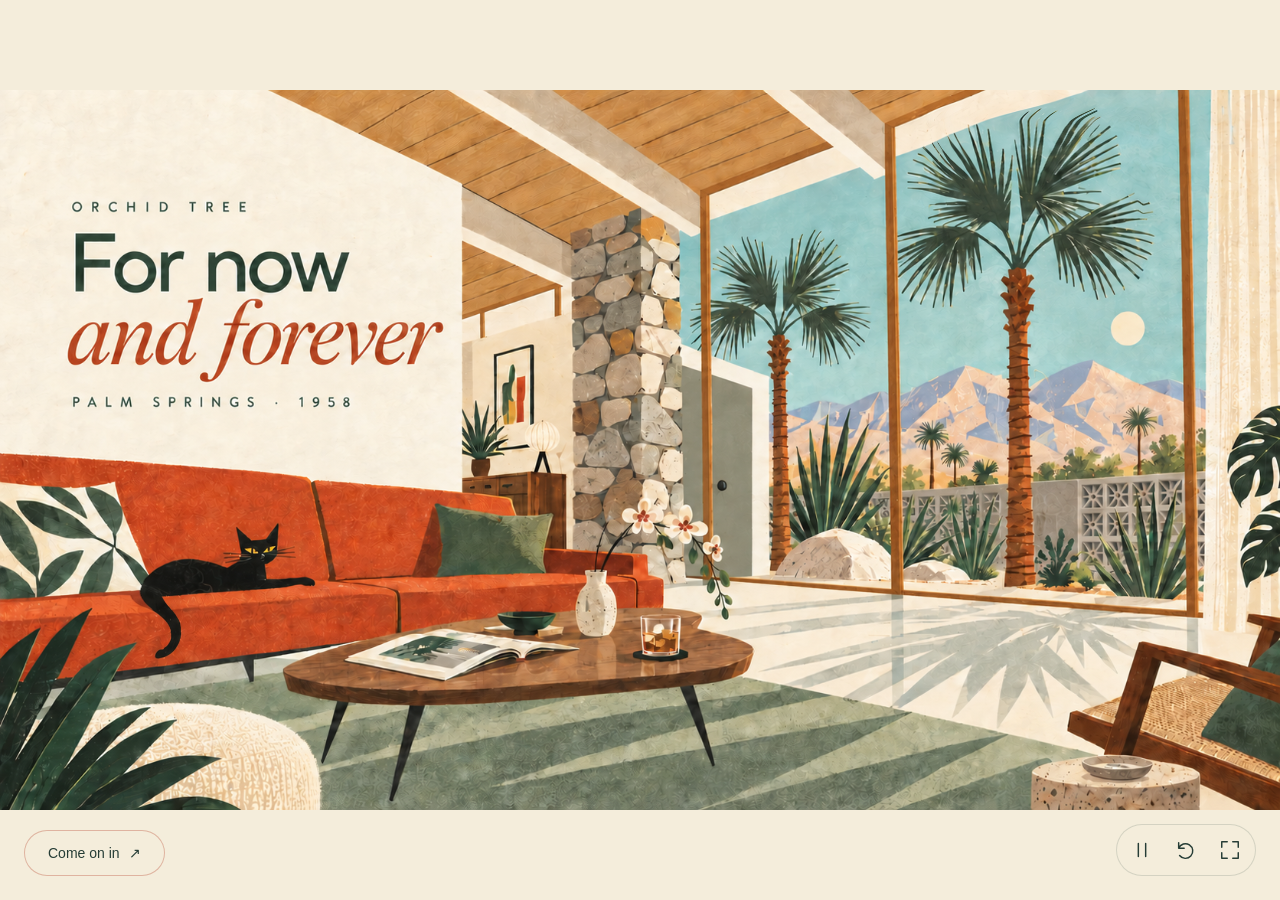
<file: index.html>
<!doctype html>
<html lang="en"><head><meta charset="utf-8"><meta name="viewport" content="width=device-width, initial-scale=1"><title>The Orchid Tree House · Enchanted Homes, Palm Springs, 1958</title><meta name="description" content="A 1958 Palmer &amp; Krisel house in Palm Springs, built by the Alexander Construction Company in its Enchanted Homes tract, and what we plan to do with it."><meta name="theme-color" content="#ffffff"><link rel="icon" href="data:image/svg+xml,%3Csvg xmlns='http://www.w3.org/2000/svg' viewBox='0 0 64 64'%3E%3Crect width='64' height='64' rx='13' fill='%23263d36'/%3E%3Cg transform='translate(5.8 4.6) scale(.82)' fill='none' stroke='%23f4eddb' stroke-width='2.8' stroke-linecap='round' stroke-linejoin='round'%3E%3Cpath d='M14 41.5V13M50 47.5V23M4 46L22 38L36.5 44.5M20 52L40 43L60 52M9 44.5V60M26 50V60M54 50V60M4 60H60'/%3E%3Cpath stroke-width='2' transform='translate(14 12)' d='M0 0L9 0M0 0L7.8 4.5M0 0L-7.8 4.5M0 0L-9 0M0 0L-7.8 -4.5M0 0L-4.5 -7.8M0 0L0 -9M0 0L4.5 -7.8M0 0L7.8 -4.5'/%3E%3Cpath stroke-width='2' transform='translate(50 21)' d='M0 0L10.5 0M0 0L9.1 5.3M0 0L-9.1 5.3M0 0L-10.5 0M0 0L-9.1 -5.3M0 0L-5.3 -9.1M0 0L0 -10.5M0 0L5.3 -9.1M0 0L9.1 -5.3'/%3E%3Cg fill='%23f4eddb' stroke='none'%3E%3Cpath transform='translate(14 12)' d='M-3.4 1C-4.6 8 -2.8 10 0 11.3C2.8 10 4.6 8 3.4 1Z'/%3E%3Cpath transform='translate(50 21)' d='M-3.4 1C-4.6 8 -2.8 12 0 13.1C2.8 12 4.6 8 3.4 1Z'/%3E%3C/g%3E%3C/g%3E%3C/svg%3E"><script>(function(){try{var l=location;if(/[?&]enter\b/.test(l.search)){document.documentElement.classList.add('arriving');setTimeout(function(){document.documentElement.classList.remove('arriving')},1700);try{history.replaceState(null,'',l.pathname+l.hash)}catch(e){}return}if(l.hash)return;if((document.referrer||'').indexOf('/motion-intro')>-1)return;if(matchMedia&&matchMedia('(prefers-reduced-motion: reduce)').matches)return;var n=0;try{n=+(localStorage.getItem('otIntroSeen')||0);if(n>=5)return;localStorage.setItem('otIntroSeen',n+1)}catch(e){}l.replace('motion-intro/');}catch(e){}})();</script><style>html.arriving{background:#f6efdd;overflow:hidden}.arriving body{transform-origin:57vw 53vh;animation:ot-arrive 1.45s cubic-bezier(.22,.7,.18,1) both;box-shadow:0 0 0 1px #e6dcc4}@keyframes ot-arrive{0%{transform:scale(.05);opacity:0}18%{opacity:1}100%{transform:scale(1);opacity:1}}@media(prefers-reduced-motion:reduce){html.arriving{background:none;overflow:auto}.arriving body{animation:none}}</style><script>document.documentElement.classList.add('js')</script><link rel="stylesheet" href="style.css?v=20260919-facts-6"></head>
<body><a class="skip" href="#story">Skip to content</a>
<header><a class="brand" href="#top" aria-label="Orchid Tree home"><svg class="logo" viewBox="0 0 64 64" aria-hidden="true"><path d="M14 41.5V13M50 47.5V23M4 46L22 38L36.5 44.5M20 52L40 43L60 52M9 44.5V60M26 50V60M54 50V60M4 60H60"/><path class="lt" transform="translate(14 12)" d="M0 0L9 0M0 0L7.8 4.5M0 0L-7.8 4.5M0 0L-9 0M0 0L-7.8 -4.5M0 0L-4.5 -7.8M0 0L0 -9M0 0L4.5 -7.8M0 0L7.8 -4.5"/><path class="lt" transform="translate(50 21)" d="M0 0L10.5 0M0 0L9.1 5.3M0 0L-9.1 5.3M0 0L-10.5 0M0 0L-9.1 -5.3M0 0L-5.3 -9.1M0 0L0 -10.5M0 0L5.3 -9.1M0 0L9.1 -5.3"/><path class="lf" transform="translate(14 12)" d="M-3.4 1C-4.6 8 -2.8 10 0 11.3C2.8 10 4.6 8 3.4 1Z"/><path class="lf" transform="translate(50 21)" d="M-3.4 1C-4.6 8 -2.8 12 0 13.1C2.8 12 4.6 8 3.4 1Z"/></svg> ORCHID TREE</a><nav aria-label="Main navigation"><a href="#story">The house</a><a href="#tracts">Three neighborhoods</a><a href="#archive">The archive</a><a href="#next">What comes next <span aria-hidden="true">↗</span></a></nav></header>
<main id="top"><section class="hero" aria-labelledby="title"><div class="eyebrow hero-meta"><span>PALM SPRINGS, CALIFORNIA</span><span>AN ALEXANDER HOME · EST. 1958</span></div><h1 id="title">“For now<br><em>and forever”</em></h1><div class="hero-bottom"><p class="hero-sub">So promised the 1958 advertisement for Enchanted Homes. Nearly seven decades later, we are taking this house on Orchid Tree Lane into its next hundred years, and keeping that promise.</p><a class="round-link" href="#story"><span>See the house</span><span class="circle" aria-hidden="true">↓</span></a></div><figure class="house-photo"><div class="peel" id="peel"><span class="peel-grid" aria-hidden="true"></span><svg class="peel-sheet" viewBox="0 0 420 300" aria-hidden="true"><defs><pattern id="ph" width="9" height="9" patternUnits="userSpaceOnUse" patternTransform="rotate(45)"><line x1="0" y1="0" x2="0" y2="9" stroke="#b44129" stroke-width="1.3"/></pattern></defs><rect x="275" y="120" width="70" height="56" fill="url(#ph)" stroke="#b44129" stroke-width="2"/><path d="M228 120H420M345 120V236M228 120V20" fill="none" stroke="#263d36" stroke-width="1.6"/><circle cx="292" cy="222" r="44" fill="none" stroke="#263d36" stroke-width="1.2"/><circle cx="292" cy="222" r="35" fill="none" stroke="#263d36" stroke-width=".8"/><circle cx="384" cy="196" r="26" fill="none" stroke="#263d36" stroke-width="1.4"/><circle cx="358" cy="230" r="8" fill="none" stroke="#263d36" stroke-width="1.2"/><circle cx="392" cy="150" r="9" fill="none" stroke="#263d36" stroke-width="1.1"/><path d="M345 136h10M345 152h6M345 168h10M345 184h6M345 200h10" stroke="#263d36" stroke-width="1"/></svg><span class="peel-note" aria-hidden="true"><span>SHEET 02</span><span><i>WHAT’S </i>NEXT ↘</span></span><img class="peel-top" src="assets/orchid-tree.jpg" alt="Orchid Tree’s low roofline and stacked stone beneath palms, with the San Jacinto Mountains behind the house" width="654" height="436" fetchpriority="high"><span class="peel-flap" aria-hidden="true"></span><a class="peel-hit" href="#next" aria-label="The corner of the photograph lifts to hint at what comes next. Jump to the next chapter."></a></div><figcaption><span>ORCHID TREE / SUNRISE PARK · CIRCA 2016</span><span>Photograph: Michael Locke · <a href="https://www.usmodernist.org/krisel-enchantedsunmor.htm">USModernist</a></span></figcaption></figure></section>
<section id="story" class="story section"><div class="section-label"><span>01 / THE HOUSE</span><span class="star" aria-hidden="true">✳</span></div><div class="story-main"><h2>“Designed by architects, built by master builders”</h2><div class="story-copy"><p>In 1958, Palm Springs builders were selling low, open-plan houses with a glass wall facing the mountains.</p><p>Orchid Tree is one of them. The Alexander Construction Company built it in the Enchanted Homes tract to a design by William Krisel. It’s a modest house, and over the years owners altered it from Krisel’s original design.</p></div><dl class="facts"><div><dt>BUILT</dt><dd>1958</dd></div><div><dt>BUILDER</dt><dd>Alexander Construction&nbsp;Co.</dd></div><div><dt>ARCHITECTS</dt><dd>Palmer &amp; Krisel</dd></div></dl>
<div class="lineage"><article><span class="eyebrow">THE BUILDER</span><h3>Alexander Construction Company</h3><p>George Alexander and his son Robert built more than a thousand modern houses in Palm Springs between 1957 and 1965. They thought a family on a modest budget should be able to buy a house an architect had designed, and their ads said so: “Designed by architects, built by master builders, for permanent value.”</p></article><article><span class="eyebrow">THE ARCHITECT</span><h3>William Krisel, AIA</h3><p>William Krisel was born in Shanghai in 1924. He and his partner, Dan Saxon Palmer, ran Palmer &amp; Krisel, the firm that designed the Alexanders’ best-known neighborhoods. The Getty Research Institute holds his drawings and papers, including the plan for this house.</p></article></div><figure class="krisel-quote"><div class="kq-photo"><img src="resources/krisel-palmer.jpg" loading="lazy" alt="William Krisel, seated with a roll of drawings, and Dan Palmer, standing, both in white shirts, ties and dark-rimmed glasses on a building site" width="607" height="767"><span class="eyebrow">WILLIAM KRISEL AND DAN PALMER</span></div><blockquote>“I don’t call my architecture a style. It’s my language. And I speak midcentury&nbsp;modern.”</blockquote><figcaption>WILLIAM KRISEL, AIA (1924–2017)<br><a href="https://youtu.be/ptNvBERfUKs" target="_blank" rel="noopener">Watch Brian Hoffner’s film, “I speak Midcentury Modern”&nbsp;↗</a></figcaption></figure></div></section>
<section id="tracts" class="tracts section"><div class="tracts-head"><span class="eyebrow">02 / ONE PLAN, THREE NEIGHBORHOODS</span><h2>Three neighborhoods that share an architect and a builder</h2><p>Sunmor, Little Beverly Hills and Sunrise Park share this floor plan, the builder and the architects. As in many midcentury tracts, the plan was built with different roofs so a street wouldn’t look uniform. Some houses got a flat roof, some an angled roof or an A-shaped gable, and some the double gable people associate with the Ramon Rise houses, with one roof set slightly in front of the other. The carport moved around too, to the side on some houses and to the front on others. Orchid Tree’s carport is in front, and its roof forms the second gable. The map numbers the neighborhoods in the order they broke ground.</p></div>
<div class="map reveal" id="map"><svg viewBox="0 0 1000 640" role="img" aria-label="A schematic map of central Palm Springs. Three round windows open in the order the neighborhoods broke ground: Sunmor east of Farrell Drive in 1955, Little Beverly Hills south of Ramon Road in 1956, and Sunrise Park west of Farrell Drive in 1958. A coral line travels from one to the next. Each is labelled with the name the Alexanders sold it under: Enchanted Homes, Enchanted Village, Enchanted Homes 3.">
<g class="roads"><path class="draw" pathLength="1" style="--d:0s" d="M150 470H900"/><path class="draw" pathLength="1" style="--d:.1s" d="M150 300H880"/><path class="draw" pathLength="1" style="--d:.2s" d="M150 70H600"/><path class="draw" pathLength="1" style="--d:.3s" d="M180 40V540"/><path class="draw" pathLength="1" style="--d:.4s" d="M560 40V560"/><path class="draw" pathLength="1" style="--d:.5s" d="M800 300V610"/>
<path class="draw fine" pathLength="1" style="--d:.7s" d="M440 136V285M470 136V285M500 136V285M530 136V285"/><path class="draw fine" pathLength="1" style="--d:.8s" d="M572 170H725M572 200H725M572 230H725M640 140V285"/><path class="draw fine" pathLength="1" style="--d:.9s" d="M640 510H775M640 545H775M690 482V590M745 482V590"/>
<path class="draw fine" pathLength="1" style="--d:1s" d="M850 95L955 250M838 112L943 267"/></g>
<g class="road-names"><text x="198" y="460">E. RAMON RD.</text><text x="198" y="320">E. TAHQUITZ CANYON WAY</text><text x="198" y="60">E. ALEJO RD.</text><text x="170" y="448" transform="rotate(-90 170 448)">SUNRISE WAY</text><text x="550" y="452" transform="rotate(-90 550 452)">FARRELL DR.</text><text x="822" y="600" transform="rotate(-90 822 600)">EL CIELO RD.</text><text x="870" y="70">AIRPORT</text></g>
<path class="draw link" pathLength="1" style="--d:1.9s" d="M670 256C730 320 770 410 722 482"/><path class="draw link" pathLength="1" style="--d:3.7s" d="M674 499C620 430 570 330 523 235"/>
<circle class="traveler t1" r="6"/><circle class="traveler t2" r="6"/>
<a href="#t2" aria-label="Little Beverly Hills: Ramon Rise Estates, then Enchanted Village, 1956 to 1958"><g transform="translate(715 540)"><g class="ph-in" style="--d:3.2s"><circle r="58" class="ph-disc"/><path class="ph-line" d="M-40 -2H40M-32 -2V20M-6 -2V20M32 -2V20M-40 20H40"/><circle class="ph-num" cx="-44" cy="-44" r="17"/><text class="ph-n" x="-44" y="-37">2</text></g></g></a>
<a href="#t1" aria-label="Sunmor: Sunmor Estates from 1955, then Enchanted Homes, 1958"><g transform="translate(650 200)"><g class="ph-in" style="--d:1.3s"><circle r="58" class="ph-disc"/><path class="ph-line" d="M44 -4L14 -18L-10.7 -6.5M16 6L-14 -8L-44 6M36 -7V20M-36 3V20M10 3V20M-44 20H44"/><circle class="ph-num" cx="44" cy="-44" r="17"/><text class="ph-n" x="44" y="-37">1</text></g></g></a>
<a href="#t3" aria-label="Sunrise Park, Enchanted Homes 3, May 1958"><g transform="translate(485 190)"><g class="ph-in" style="--d:4.9s"><circle r="58" class="ph-disc"/><path class="ph-line" d="M-44 -4L-14 -18L10.7 -6.5M-16 6L14 -8L44 6M-36 -7V20M36 3V20M-10 3V20M-44 20H44"/><circle class="ph-num" cx="-44" cy="-44" r="17"/><text class="ph-n" x="-44" y="-37">3</text></g></g></a>
<g class="map-labels" style="--d:5.4s"><text x="575" y="104">SUNMOR</text><text class="brandname" x="575" y="124">ENCHANTED HOMES · 1958</text><text x="648" y="584" text-anchor="end">LITTLE BEVERLY HILLS</text><text class="brandname" x="648" y="604" text-anchor="end">ENCHANTED VILLAGE · 1957</text><text x="545" y="104" text-anchor="end">SUNRISE PARK</text><text class="brandname" x="545" y="124" text-anchor="end">ENCHANTED HOMES 3 · 1958</text></g>
</svg></div>
<div class="tract-grid"><article id="t1"><span class="tnum">1</span><h3>Sunmor</h3><span class="eyebrow sub">ENCHANTED HOMES · FROM 1955</span><p>East of Farrell Drive. Builder Bob Higgins broke ground on Sunmor Estates in 1955 with houses by Wexler &amp; Harrison. The venture stalled, and around 1957 the Alexanders took up the unbuilt land. From January 1958 they sold the Ramon Rise plan here as Enchanted Homes. Some classifieds call it Enchanted Estates.</p><dl><div><dt>MODEL HOME</dt><dd>2866 Livmor Avenue</dd></div></dl><a class="text-link" href="https://www.sunmorestates.com/about" target="_blank" rel="noopener">Sunmor Neighborhood Organization: history&nbsp;↗</a></article>
<article id="t2"><span class="tnum">2</span><h3>Little Beverly Hills</h3><span class="eyebrow sub">ENCHANTED VILLAGE · FROM 1956</span><p>South of Ramon Road, west of El Cielo. SonGold Land Development broke ground on Ramon Rise Estates in October 1956 and built the first twenty or so houses. The Alexanders bought the remaining 64 lots and built them out as Enchanted Village between July 1957 and February 1958. The design, double gable included, started in Sunmor. Krisel drew it up here as the Ramon Rise plan, and the same plan went on to Sunrise Park.</p><dl><div><dt>MODEL HOME</dt><dd>640 Compadre Road</dd></div></dl><a class="text-link" href="https://littlebeverlyhillsps.com/history" target="_blank" rel="noopener">Little Beverly Hills Neighborhood Organization: history&nbsp;↗</a></article>
<article id="t3"><span class="tnum">3</span><h3>Sunrise Park</h3><span class="eyebrow sub">ENCHANTED HOMES 3 · 1958</span><p>West of Farrell Drive. In May 1958 the Desert Sun announced “a new group of houses which will extend east from Sunset Way” to join the houses already standing across Farrell. The Enchanted Homes here are concentrated on three consecutive blocks. The rest of Sunrise Park has its own history, including Jack Meiselman’s Palm Lane Estates and the work of other builders.</p><dl><div><dt>MODEL HOME</dt><dd>212 Sunset Way, interiors by Muriel Bering</dd></div></dl><a class="text-link" href="https://www.pspreservationfoundation.org/alexander-in-sunrise-park/" target="_blank" rel="noopener">Palm Springs Preservation Foundation: Alexander in Sunrise Park&nbsp;↗</a></article></div></section>
<section class="strip" aria-labelledby="strip-h"><div class="strip-head"><span class="eyebrow">AROUND THE TRACTS</span><h3 id="strip-h">Enchanted Homes in the three neighborhoods</h3><div class="strip-ctl"><button type="button" class="circle strip-btn" data-dir="-1" aria-label="Previous photographs">←</button><button type="button" class="circle strip-btn" data-dir="1" aria-label="Next photographs">→</button></div></div><!-- TODO credits: photo sources/addresses not yet supplied by Ken. #04 carries its MLS mark, left intact. --><div class="strip-track" tabindex="0" role="group" aria-label="Photographs of neighboring houses; scroll sideways for more"><img src="resources/carousel/dusk-orange-door.jpg" loading="lazy" alt="A low white house at dusk with an orange front door, a carport to the right and the San Jacinto Mountains behind" width="1400" height="933"><img src="resources/carousel/interior-post-and-beam.jpg" loading="lazy" alt="Inside one of the houses: dark beams under a white tongue-and-groove ceiling, a wall of glass to the pool, terrazzo floor and a walnut kitchen" width="1400" height="636"><img src="resources/carousel/yellow-door-stacked-stone.jpg" loading="lazy" alt="A yellow front door beside a stacked stone wall at sunset, the San Jacinto Mountains behind the roofline" width="1400" height="787"><img src="resources/carousel/patio-pass-through.jpg" loading="lazy" alt="A covered patio with a folding kitchen window open to a serving counter, board-and-batten wall and white tongue-and-groove ceiling" width="1400" height="641"><img src="resources/carousel/kitchen-window-mountains.jpg" loading="lazy" alt="A kitchen window under the gable, looking past a palm and the pool to the San Jacinto Mountains" width="1400" height="740"><img src="resources/carousel/dusk-pool.jpg" loading="lazy" alt="The back of a house at dusk, lit from inside, with a long pool and palms against the evening sky" width="1400" height="615"><img src="resources/carousel/carport-day.jpg" loading="lazy" alt="A white house with a dark post-and-beam carport and a stone pier, under a blue sky" width="678" height="452"><img src="resources/carousel/pool-post-and-beam.jpg" loading="lazy" alt="Post and beams along the back of a house, open to a pool, with the mountains beyond" width="1400" height="933"><img src="resources/carousel/yellow-tile-pier.jpg" loading="lazy" alt="An entry court with a yellow-framed glass door, board-and-batten wall and a yellow tile pier beside the carport" width="550" height="364"><img src="resources/carousel/walnut-kitchen.jpg" loading="lazy" alt="A walnut kitchen with white counters and pegboard cabinet doors under a white tongue-and-groove ceiling and dark beam" width="1400" height="868"><img src="resources/carousel/white-pool-elevation.jpg" loading="lazy" alt="The glass back wall of a white house under a long low roof, facing a pool" width="1400" height="933"><img src="resources/carousel/breeze-block-bath.jpg" loading="lazy" alt="A bathroom with a breeze-block wall and a glass door opening straight out to the pool" width="1400" height="733"><img src="resources/carousel/carport-sunset.jpg" loading="lazy" alt="The same carport and stone pier at sunset, under an orange sky" width="678" height="452"><img src="resources/carousel/twin-palms-mint-door.jpg" loading="lazy" alt="A white house with a mint front door beneath two tall palms, mountains behind" width="1200" height="1265"></div></section>
<section id="archive" class="archive section"><div class="archive-text"><span class="eyebrow">03 / FROM THE ARCHIVE</span><h2>The advertisement, March 1958</h2><p>“For now and forever” was the headline of an Enchanted Homes advertisement in the Desert Sun. Next to the headline is a design merit certificate from the National Association of Home Builders, naming the Alexanders as builders and Palmer &amp; Krisel as architects.</p><p>The ad promised design that would last, in a house for everyday living. Nearly seven decades later, we are taking the ad at its word.</p><a class="text-link" href="assets/enchanted-homes-1958.png" target="_blank" rel="noopener">Open the full advertisement <span aria-hidden="true">↗</span></a><p class="caption">Desert Sun · March 7, 1958<br>Archive scan via Palm Springs Preservation Foundation</p></div><a class="archive-image" href="assets/enchanted-homes-1958.png" target="_blank" rel="noopener" aria-label="Open the full 1958 Enchanted Homes advertisement"><img src="assets/enchanted-homes-1958.png" loading="lazy" alt="Original Enchanted Homes newspaper advertisement, naming Alexander and Palmer and Krisel, with a residential design award" width="1000" height="1200"></a>
<div class="clips"><div class="clip clip-ad"><b>ENCHANTED HOMES</b><p>FURNISHED MODEL HOME<br>Now Open for Inspection<br>2866 LIVMORE AVENUE</p><p>Refrigerated cooling, forced air heating, built-in range and oven, dishwasher, disposal, fireplace. Completely fenced.</p><span class="big">3 BEDROOMS — 2 BATHS</span><span class="big">PRICES START AT $19,900</span><p>MINIMUM DOWN PAYMENT $1,950<br>Paddock pool an optional feature<br>Close to schools. 3 minutes to downtown.</p><cite>DESERT SUN CLASSIFIED · FEBRUARY 1958 · SPELLING AS PRINTED</cite></div>
<div class="clip clip-story"><p>“ENCHANTED HOMES has a new group of houses which will extend east from Sunset Way to join the present community of Enchanted Homes east and west of Louella Road. Muriel Bering Interiors has designed the decor in the model house now open at 212 Sunset Way. This development is another stage in the multi-million dollar program of high quality homes now being carried out by the Alexander Construction Company.”</p><cite>DESERT SUN · MAY 23, 1958 · CAPTION TO A PHOTOGRAPH OF THE MODEL HOME’S LIVING ROOM</cite></div></div></section>
<section class="timeline section" aria-label="A short history"><span class="eyebrow">DATES</span><div class="timeline-grid"><article><span class="year">1958</span><h3><em>Enchanted Homes 3</em> completed</h3><p>Orchid Tree goes up in Enchanted Homes 3, the Alexander Construction Company’s Sunrise Park development, to a design by William Krisel.</p></article><article><span class="year">2015</span><h3><em>Enchanted Homes 3</em> named in the city survey</h3><p>The city’s historic resources survey identifies the Enchanted Homes, this house among them, as contributors to a potential Sunmor / Enchanted Homes historic district.</p></article><article><span class="year">2017</span><h3>A neighboring house is nearly demolished</h3><p>One block away, a 1958 Alexander house was set for demolition. Neighbors from both sides of Farrell Drive turned out to oppose it. The preservation board voted unanimously for a stay, and the house was later restored.</p><!-- VERIFY this quotation against the film audio before launch (source: auto-caption transcript) --><p class="card-quote">“…something that should be saved.”<span>William Krisel, on midcentury Palm Springs</span></p></article></div></section>
<section id="next" class="next section"><div class="next-top"><span class="eyebrow">04 / WHAT COMES NEXT</span><span class="star star-next" aria-hidden="true"></span></div><h2>Here’s our plan</h2>
<div class="glimpse"><div class="glimpse-main"><figure class="today"><img src="resources/house-entry-chimney-1100.jpg" loading="lazy" alt="The entry walk today: round concrete pavers leading past the original stacked stone detail to a coral front door, under white post-and-beam eaves" width="1100" height="1413"><img class="entry-soft" src="resources/house-entry-chimney-1100.jpg" loading="lazy" alt="" aria-hidden="true" width="1100" height="1413"><svg class="entry-grain" aria-hidden="true" xmlns="http://www.w3.org/2000/svg"><filter id="entry-grain-filter"><feTurbulence type="fractalNoise" baseFrequency=".8" numOctaves="3" stitchTiles="stitch"/></filter><rect width="100%" height="100%" filter="url(#entry-grain-filter)"/></svg></figure>
<div class="portholes"><div class="porthole-row" role="img" aria-label="Three round windows onto fragments of the renovation drawings"><span class="porthole p1"></span><span class="porthole p2"></span><span class="porthole p3"></span></div></div></div>
<div class="glimpse-side"><p class="lede">The living room faces west, and its clerestory windows look out at the San Jacinto Mountains. Keeping that view open is our first rule for the design.</p><p>We’re working within the existing plan and keeping the post-and-beam structure and the long roofline. The stacked stone at the front stays too.</p><p>We’re also replacing the systems behind the walls and adding room, including space for both of us to work from home.</p><p>When it’s done, we’d like the old and new parts to be hard to tell apart, so we’re paying attention to small things, like where a run of tile ends and how a cabinet meets a&nbsp;wall.</p>
<div class="drawing reveal" id="drawing">
<svg class="plan" viewBox="20 140 820 730" role="img" aria-label="A simplified outline of the house and lot that draws itself: the house as it stands in pale line, then what comes next in coral"><g>
<rect class="draw soft" pathLength="1" style="--d:0s" x="45" y="250" width="140" height="310" rx="70"/><rect class="draw" pathLength="1" style="--d:.15s" x="55" y="260" width="120" height="290" rx="60"/>
<circle class="draw soft" pathLength="1" style="--d:.35s" cx="86" cy="625" r="48"/><circle class="draw" pathLength="1" style="--d:.45s" cx="86" cy="625" r="34"/>
<path class="draw" pathLength="1" style="--d:.6s" d="M305 278H447V480H518V715H305Z"/>
<rect class="draw" pathLength="1" style="--d:1s" x="447" y="222" width="148" height="258"/><rect class="draw soft" pathLength="1" style="--d:1.15s" x="468" y="229" width="92" height="31"/>
<rect class="draw soft" pathLength="1" style="--d:1.25s" x="595" y="262" width="195" height="158"/>
<rect class="draw soft" pathLength="1" style="--d:1.3s" x="200" y="280" width="105" height="182"/>
<circle class="draw soft" pathLength="1" style="--d:1.45s" cx="125" cy="585" r="20"/><circle class="draw soft" pathLength="1" style="--d:1.5s" cx="150" cy="700" r="11"/><circle class="draw soft" pathLength="1" style="--d:1.55s" cx="168" cy="655" r="13"/>
<circle class="draw soft" pathLength="1" style="--d:1.7s" cx="605" cy="590" r="32"/><circle class="draw soft" pathLength="1" style="--d:1.75s" cx="565" cy="607" r="15"/><circle class="draw soft" pathLength="1" style="--d:1.8s" cx="188" cy="248" r="22"/><circle class="draw soft" pathLength="1" style="--d:1.85s" cx="122" cy="226" r="9"/>
<path class="draw soft" pathLength="1" style="--d:1.9s" d="M568 222a47 47 0 0 1 94 0"/>
<path class="draw palm" pathLength="1" style="--d:2s" transform="translate(75 175)" d="M-16 0H16M0-16V16M-11-11L11 11M-11 11L11-11"/><path class="draw palm" pathLength="1" style="--d:2.05s" transform="translate(222 190)" d="M-16 0H16M0-16V16M-11-11L11 11M-11 11L11-11"/><path class="draw palm" pathLength="1" style="--d:2.1s" transform="translate(622 697)" d="M-16 0H16M0-16V16M-11-11L11 11M-11 11L11-11"/><path class="draw palm" pathLength="1" style="--d:2.15s" transform="translate(640 760)" d="M-16 0H16M0-16V16M-11-11L11 11M-11 11L11-11"/><path class="draw palm" pathLength="1" style="--d:2.2s" transform="translate(795 215)" d="M-16 0H16M0-16V16M-11-11L11 11M-11 11L11-11"/><path class="draw palm" pathLength="1" style="--d:2.25s" transform="translate(785 480)" d="M-16 0H16M0-16V16M-11-11L11 11M-11 11L11-11"/><path class="draw palm" pathLength="1" style="--d:2.3s" transform="translate(150 830)" d="M-16 0H16M0-16V16M-11-11L11 11M-11 11L11-11"/>
</g><g>
<defs><pattern id="nh" width="9" height="9" patternUnits="userSpaceOnUse" patternTransform="rotate(45)"><line x1="0" y1="0" x2="0" y2="9" stroke="#ff8d6b" stroke-width="2.4"/></pattern></defs><path class="wash" fill="url(#nh)" d="M193 650H305V715H458V783H193Z"/>
<path class="draw n" pathLength="1" style="--d:2.9s" d="M193 650H305V715H458V783H193Z"/>
<rect class="draw n" pathLength="1" style="--d:3.5s" x="200" y="462" width="105" height="188"/>
<path class="draw n thin" pathLength="1" style="--d:3.9s" d="M200 478H305M200 494H305M200 510H305M200 526H305M200 542H305M200 558H305M200 574H305M200 590H305M200 606H305M200 622H305M200 638H305"/>
</g></svg>
</div></div></div>
<div class="next-bottom"><div class="swatches" aria-label="Design direction: warm white, coral, deep green and silver"><span></span><span></span><span></span><span></span></div><div></div></div></section>
<section class="reading krisel" id="krisel"><span class="eyebrow">KRISEL BEFORE PALM SPRINGS</span><div class="krisel-intro"><h3>Woodland Hills, 1954</h3><p>Four years before Orchid Tree, Palmer &amp; Krisel designed Corbin Palms in Woodland Hills for the Alexander Construction Company. They used post-and-beam framing, vaulted wood ceilings and clerestory windows across a whole neighborhood there before bringing them to Palm Springs. The first film below tours an updated Corbin Palms house whose original post-and-beam structure is still visible.</p></div><div class="krisel-video"><iframe src="https://www.youtube-nocookie.com/embed/gu4zrHk38-c" title="The Origins of Desert Modernism: Palmer &amp; Krisel’s 1954 Corbin Palms" loading="lazy" allow="accelerometer; encrypted-media; gyroscope; picture-in-picture; fullscreen" allowfullscreen referrerpolicy="strict-origin-when-cross-origin"></iframe></div><span class="eyebrow watch">MORE TO WATCH</span><ul><li><a href="https://youtu.be/gu4zrHk38-c" target="_blank" rel="noopener">The Origins of Desert Modernism: Palmer &amp; Krisel’s 1954 Corbin Palms&nbsp;↗</a><span>The Value of Architecture. Brian Linder, AIA and Rick Grahn tour a Corbin Palms house with its owner.</span></li><li><a href="https://youtu.be/ptNvBERfUKs" target="_blank" rel="noopener">William Krisel, interviewed by Brian Hoffner&nbsp;↗</a><span>The source of the “language” quotation above.</span></li><li><a href="https://www.youtube.com/watch?v=pnreSyIkkZM" target="_blank" rel="noopener">Five Things to Learn from Palm Springs Architect William Krisel&nbsp;↗</a><span>ROST Architects. A short introduction to his tract work.</span></li><li><a href="https://www.youtube.com/watch?v=1Asj-BVhSpo" target="_blank" rel="noopener">Twin Palms architecture tour&nbsp;↗</a><span>Hollywood Ambience. Krisel’s first Palm Springs neighborhood for the Alexanders.</span></li></ul></section>
<section class="reading"><span class="eyebrow">FURTHER READING</span><ul><li><a href="https://visitpalmsprings.com/blog/post/dan-palmer-william-krisel/" target="_blank" rel="noopener">Architects Who Built Palm Springs: Dan Palmer &amp; William Krisel&nbsp;↗</a><span>Visit Palm Springs, Randy Garner, 2025. Source of the photograph of the two partners above.</span></li><li><a href="https://littlebeverlyhillsps.com/history" target="_blank" rel="noopener">Little Beverly Hills Neighborhood Organization: history&nbsp;↗</a><span>Ramon Rise Estates, Enchanted Village, and the Krisel plan</span></li><li><a href="https://www.sunmorestates.com/about" target="_blank" rel="noopener">Sunmor Neighborhood Organization: history&nbsp;↗</a><span>Bob Higgins, Wexler &amp; Harrison, and the Alexanders’ arrival</span></li><li><a href="https://www.pspreservationfoundation.org/alexander-in-sunrise-park/" target="_blank" rel="noopener">Palm Springs Preservation Foundation: Alexander in Sunrise Park&nbsp;↗</a><span>The 2017 fight over 252 N. Sunset Way, with the 1958 advertisement</span></li><li><a href="https://www.usmodernist.org/krisel-enchantedsunmor.htm" target="_blank" rel="noopener">USModernist: Krisel, Enchanted Homes and Sunmor&nbsp;↗</a><span>House-by-house photographs by Michael Locke</span></li><li><a href="https://www.getty.edu/research/collections/collection/113Y6X" target="_blank" rel="noopener">William Krisel papers, Getty Research Institute&nbsp;↗</a><span>The drawings, including the Ramon Rise plan</span></li><li><a href="https://cdnc.ucr.edu/?a=q&amp;hs=1&amp;r=1&amp;results=1&amp;txq=%22Enchanted+Homes%22&amp;e=-------en--20--1--txt-txIN--------" target="_blank" rel="noopener">The Desert Sun, 1957–58, California Digital Newspaper Collection&nbsp;↗</a><span>The original advertisements, searchable</span></li><li><a href="https://youtu.be/ptNvBERfUKs" target="_blank" rel="noopener">“I speak Midcentury Modern,” a film by Brian Hoffner&nbsp;↗</a><span>Krisel in his own words</span></li><li><em class="book">The Alexanders: A Desert Legacy</em><span>James R. Harlan, Palm Springs Preservation Foundation, 2011</span></li></ul></section>
</main><footer><a class="brand" href="#top"><svg class="logo" viewBox="0 0 64 64" aria-hidden="true"><path d="M14 41.5V13M50 47.5V23M4 46L22 38L36.5 44.5M20 52L40 43L60 52M9 44.5V60M26 50V60M54 50V60M4 60H60"/><path class="lt" transform="translate(14 12)" d="M0 0L9 0M0 0L7.8 4.5M0 0L-7.8 4.5M0 0L-9 0M0 0L-7.8 -4.5M0 0L-4.5 -7.8M0 0L0 -9M0 0L4.5 -7.8M0 0L7.8 -4.5"/><path class="lt" transform="translate(50 21)" d="M0 0L10.5 0M0 0L9.1 5.3M0 0L-9.1 5.3M0 0L-10.5 0M0 0L-9.1 -5.3M0 0L-5.3 -9.1M0 0L0 -10.5M0 0L5.3 -9.1M0 0L9.1 -5.3"/><path class="lf" transform="translate(14 12)" d="M-3.4 1C-4.6 8 -2.8 10 0 11.3C2.8 10 4.6 8 3.4 1Z"/><path class="lf" transform="translate(50 21)" d="M-3.4 1C-4.6 8 -2.8 12 0 13.1C2.8 12 4.6 8 3.4 1Z"/></svg> ORCHID TREE</a><span>PALM SPRINGS · SINCE 1958</span><a href="motion-intro/" class="replay-intro">Watch the intro again ↺</a><a href="#top">Back to top ↑</a></footer>
<script>(()=>{const fd='M0 0C7 -9 19 -10 27 1C19 -4 9 -3 0 0Z',fr=t=>'<g class="fr"><path transform="translate(32 30) '+t+'" d="'+fd+'"/></g>',palm='<svg class="accent palm" viewBox="0 0 64 64"><path class="trunk" d="M32 61C31 51 33 43 32 31"/><g class="sway">'+[0,-38,-76].map(a=>fr('rotate('+a+')')+fr('scale(-1 1) rotate('+a+')')).join('')+fr('rotate(32) scale(.78)')+fr('scale(-1 1) rotate(32) scale(.78)')+'<circle cx="32" cy="30" r="2.6"/></g></svg>',bloom='<svg class="accent bloom" viewBox="0 0 64 64"><g class="turn">'+[0,72,144,216,288].map(a=>'<g transform="rotate('+a+' 32 32)"><ellipse class="petal" cx="32" cy="18.5" rx="7.4" ry="14"/></g>').join('')+'<circle class="eye" cx="32" cy="32" r="4"/></g></svg>';document.querySelectorAll('.star').forEach((s,i)=>{s.innerHTML=i%2?bloom:palm});document.querySelectorAll('.strip-track').forEach(t=>{const rm=matchMedia('(prefers-reduced-motion:reduce)').matches;let p=false,x=0,hold=0;const kids=[...t.children];kids.forEach(k=>{const c=k.cloneNode(true);c.setAttribute('aria-hidden','true');c.alt='';c.loading='eager';t.appendChild(c)});const W=()=>t.children[kids.length].offsetLeft-kids[0].offsetLeft,wrap=()=>{const w=W();if(w>0){if(t.scrollLeft>=w)t.scrollLeft-=w;else if(t.scrollLeft<=0)t.scrollLeft+=w}};t.parentElement.querySelectorAll('.strip-btn').forEach(b=>b.addEventListener('click',()=>{const dir=+b.dataset.dir,step=t.clientWidth*.7,w=W();if(dir<0&&t.scrollLeft<step)t.scrollLeft+=w;if(dir>0&&t.scrollLeft>w)t.scrollLeft-=w;hold=performance.now()+1400;t.scrollBy({left:dir*step,behavior:rm?'auto':'smooth'})}));if(rm)return;['pointerenter','pointerdown','touchstart','focusin','wheel'].forEach(e=>t.addEventListener(e,()=>{p=true},{passive:true}));['pointerleave','focusout','touchend'].forEach(e=>t.addEventListener(e,()=>{p=false;wrap();x=t.scrollLeft},{passive:true}));(function f(){if(hold){if(performance.now()>hold){hold=0;wrap();x=t.scrollLeft}}else if(!p){x+=.9;const w=W();if(w>0&&x>=w)x-=w;t.scrollLeft=x}requestAnimationFrame(f)})()});const rs=document.querySelectorAll('.reveal');if('IntersectionObserver'in window){const io=new IntersectionObserver(es=>{es.forEach(e=>{if(e.isIntersecting&&!document.documentElement.classList.contains('arriving')){e.target.classList.add('in');io.unobserve(e.target)}})},{threshold:.45}),watch=()=>rs.forEach(r=>io.observe(r));/* the arrival zoom shrinks the whole page into view, which would fire every reveal at once; wait until it is over */if(document.documentElement.classList.contains('arriving'))setTimeout(watch,1900);else watch()}else{rs.forEach(r=>r.classList.add('in'))}
const peel=document.getElementById('peel');if(!peel)return;const hit=peel.querySelector('.peel-hit');let s=null,moved=false;
hit.addEventListener('pointerdown',e=>{s={x:e.clientX,y:e.clientY};moved=false;try{hit.setPointerCapture(e.pointerId)}catch(_){}});
hit.addEventListener('pointermove',e=>{if(!s)return;const dist=Math.max(0,((s.x-e.clientX)+(s.y-e.clientY))/1.414);if(dist>6&&!moved){moved=true;peel.classList.add('dragging')}if(!moved)return;const w=peel.clientWidth,base=w<=540?140:215,max=Math.max(base+50,Math.min(w*.26,300));peel.style.setProperty('--p',(base+(max-base)*(1-Math.exp(-dist/150))).toFixed(1)+'px')});
const end=()=>{if(!s)return;s=null;peel.classList.remove('dragging');peel.style.removeProperty('--p')};
hit.addEventListener('pointerup',end);hit.addEventListener('pointercancel',end);hit.addEventListener('lostpointercapture',end);
hit.addEventListener('click',e=>{if(moved){e.preventDefault();moved=false}});hit.addEventListener('dragstart',e=>e.preventDefault());})();</script>
</body></html>
</file>
<file: style.css>
:root{--paper:#ffffff;--ink:#263d36;--orange:#b44129;--line:#adb5a9;--cream:#f4eddb}*{box-sizing:border-box}html{scroll-behavior:smooth;scroll-padding-top:24px}body{margin:0;background:var(--paper);color:var(--ink);font-family:Arial,Helvetica,sans-serif;font-size:17px;line-height:1.6}a{color:inherit;text-underline-offset:5px}a:focus-visible,summary:focus-visible{outline:3px solid var(--orange);outline-offset:6px}header,footer{display:flex;justify-content:space-between;align-items:center;gap:24px;margin:0 5%;padding:27px 0;border-bottom:1px solid var(--line)}.brand{font-weight:700;letter-spacing:.13em;text-decoration:none;font-size:15px;white-space:nowrap;display:flex;align-items:center;gap:12px}.brand span{font-size:34px;line-height:1;color:var(--orange)}nav{display:flex;gap:32px;font-size:14px}nav a{text-decoration:none}nav a:hover{text-decoration:underline}.hero{padding:32px 5% 0}.eyebrow,.section-label,.caption,.coming,.soon,dt,figcaption,footer>span{font-size:12px;letter-spacing:.12em;font-weight:500}.hero-meta{display:flex;justify-content:space-between}h1,h2,p,figure{margin:0}h1{font-size:clamp(62px,7.7vw,124px);line-height:1.02;letter-spacing:-.065em;font-weight:500;margin:52px 0 26px}em{font-family:Georgia,'Times New Roman',serif;font-weight:400;color:var(--orange);letter-spacing:-.055em}h1 em{font-size:1.02em}.hero-bottom{display:flex;justify-content:space-between;align-items:end;margin:0 0 35px}.hero-bottom p{line-height:1.55}.round-link{display:flex;gap:24px;align-items:center;font-size:14px;text-decoration:none}.circle{border:1px solid var(--ink);border-radius:50%;height:48px;width:48px;display:grid;place-items:center;font-size:24px;transition:background .2s,color .2s}.round-link:hover .circle{background:var(--ink);color:var(--paper)}.house-photo{position:relative}.house-photo>img{width:100%;height:clamp(340px,43vw,680px);object-fit:cover;object-position:center 55%;display:block;filter:saturate(.76)}.photo-mark{position:absolute;right:34px;top:30px;width:104px;height:104px;border-radius:50%;background:var(--orange);color:var(--cream);display:flex;align-items:center;justify-content:center;text-align:center;font-size:30px;line-height:1.02;letter-spacing:-.04em;transform:rotate(10deg)}figcaption{display:flex;justify-content:space-between;gap:20px;margin-top:12px;letter-spacing:.06em;font-size:12px}.section{padding:100px 5%}.story{display:grid;grid-template-columns:1fr 3fr;gap:40px}.section-label{display:flex;flex-direction:column;justify-content:space-between}.star{font-size:95px;line-height:1;color:var(--orange)}h2{font-size:clamp(45px,5vw,78px);line-height:1.05;font-weight:400;letter-spacing:-.055em}.story-main{display:grid;grid-template-columns:1fr 1fr;gap:42px}.story-copy p+p,.archive-text p+p,.next-bottom p+p{margin-top:20px}.facts{grid-column:1/-1;display:grid;grid-template-columns:1fr 1fr 1.4fr;margin:20px 0 0;border-top:1px solid var(--line);padding-top:22px;gap:20px}dt{margin-bottom:9px}dd{font-size:25px;line-height:1.2;margin:0;letter-spacing:-.025em}.archive{background:#d5cbb5;display:grid;grid-template-columns:1fr 1fr;gap:10%;align-items:center;padding-top:80px;padding-bottom:80px}.archive-text h2{margin:30px 0}.archive-text p{max-width:470px}.text-link{display:inline-block;margin:32px 0 22px;font-size:14px}.archive-text .caption{font-size:12px;line-height:1.7;letter-spacing:.03em}.archive-image{display:block;background:#e8dfce;box-shadow:0 20px 42px #302d2426;padding:20px;transform:rotate(2deg);transition:transform .3s}.archive-image:hover{transform:rotate(0)}.archive-image img{width:100%;height:auto;display:block;mix-blend-mode:multiply}.timeline{padding-top:75px;padding-bottom:85px}.timeline-grid{margin-top:38px;display:grid;grid-template-columns:repeat(3,1fr);gap:5%}.timeline article{border-top:1px solid var(--ink);padding-top:18px}.year{font-family:Georgia,serif;font-size:55px;color:var(--orange);letter-spacing:-.055em}h3{font-weight:500;font-size:21px;letter-spacing:-.025em;margin:15px 0 12px}.timeline p{font-size:16px;max-width:350px}.next{background:var(--ink);color:var(--paper);position:relative;overflow:hidden}.next-top{display:flex;justify-content:space-between;align-items:center;gap:22px}.soon{border:1px solid #9ea99c;padding:8px 14px;letter-spacing:.08em}.next h2{font-size:clamp(50px,6.8vw,106px);margin:60px 0}.next em{color:#e8b797}.next-bottom{display:grid;grid-template-columns:1fr 1fr;gap:8%;align-items:end}.next-bottom>div:last-child{max-width:530px}.swatches{display:flex;gap:9px;align-items:end}.swatches span{width:65px;height:110px;background:#eeeadd}.swatches span:nth-child(2){background:#c45b3e;height:140px}.swatches span:nth-child(3){background:#698073;height:170px}.swatches span:nth-child(4){background:#a7afb0;height:200px}.coming{display:block;margin-top:35px;color:#e8b797}.sources{padding:28px 5%}summary{cursor:pointer;display:flex;justify-content:space-between;font-size:14px;padding:8px 0;list-style:none}summary::-webkit-details-marker{display:none}summary span{font-size:22px}details[open] summary span{transform:rotate(45deg)}details>div{max-width:850px;padding:25px 0;font-size:14px}details p{margin-bottom:15px}details a{display:block;margin-top:10px}footer{margin:0 5%;border-top:1px solid var(--line);border-bottom:0;font-size:13px;padding:30px 0 40px}footer>span{font-size:12px}.skip{position:absolute;left:20px;top:-100px;background:var(--paper);padding:12px;z-index:3}.skip:focus{top:12px}@media(min-width:1600px){body{max-width:1800px;margin:auto}}@media(max-width:800px){header{align-items:flex-start}nav{gap:18px;font-size:13px}nav a:last-child{display:none}.hero-meta span:last-child{display:none}h1{margin-top:40px;font-size:clamp(52px,10.5vw,82px)}.hero-bottom{gap:20px}.round-link{gap:12px}.story{grid-template-columns:1fr;gap:28px}.section{padding:65px 6%}.section-label .star{display:none}.story-main{gap:30px}.archive{gap:7%;grid-template-columns:1fr 1fr}.archive-text h2{font-size:45px}.archive-image{padding:10px}.next-top{align-items:flex-start;flex-direction:column}.next h2{margin:40px 0}.next-bottom{gap:40px}.swatches{gap:6px}.swatches span{width:40px}footer>span{display:none}}@media(max-width:540px){body{font-size:16px}header{margin:0 6%;padding:20px 0;gap:15px}.brand{font-size:12px;gap:8px}.brand span{font-size:28px}nav{gap:14px;font-size:12px}.hero{padding:24px 6% 0}.hero-bottom{display:block}.round-link{margin-top:22px;justify-content:space-between}.house-photo>img{height:320px;object-position:52% center}.photo-mark{width:72px;height:72px;font-size:24px;top:18px;right:18px}figcaption{display:block;line-height:1.6}figcaption span{display:block}.story-main{grid-template-columns:1fr}.facts{grid-template-columns:1fr 1fr;gap:25px}.facts div:last-child{grid-column:1/-1}.archive{grid-template-columns:1fr;gap:40px}.archive-image{max-width:350px;justify-self:center}.timeline-grid{grid-template-columns:1fr;gap:32px}.timeline p{max-width:none}.year{font-size:48px}.next-bottom{grid-template-columns:1fr}.swatches span{height:50px!important;width:55px}.next h2{font-size:clamp(43px,10vw,56px)}.soon{font-size:11px}footer{gap:20px;align-items:flex-start}footer>a:last-child{font-size:12px;text-align:right}}@media(prefers-reduced-motion:reduce){html{scroll-behavior:auto}*{transition:none!important}}
/* ---- hero: the corner that lifts but won't come up ---- */
@property --p{syntax:'<length>';inherits:true;initial-value:54px}
.peel{position:relative;overflow:hidden;height:clamp(340px,43vw,680px);--p:96px;animation:peel-breathe 4.6s ease-in-out infinite;transition:--p .55s cubic-bezier(.2,.9,.25,1.2)}
.peel img{position:absolute;inset:0;width:100%;height:100%;object-fit:cover;object-position:center 55%;display:block}
.peel-top{filter:saturate(.76);clip-path:polygon(0 0,100% 0,100% calc(100% - var(--p)),calc(100% - var(--p)) 100%,0 100%)}
.peel-grid{position:absolute;inset:0;background-image:linear-gradient(#8fa19655 1px,transparent 1px),linear-gradient(90deg,#8fa19655 1px,transparent 1px);background-size:26px 26px}
.peel-note{position:absolute;right:16px;bottom:12px;display:flex;flex-direction:column;align-items:flex-end;font-size:10.5px;font-weight:700;letter-spacing:.14em;line-height:1.6;color:var(--orange)}
.peel-note span:last-child{border-top:1px solid var(--orange);padding-top:2px;margin-top:2px}
.peel{background:#fbfaf5}
.peel-sheet{position:absolute;right:0;bottom:0;width:420px;height:300px;display:block}
.peel-note{opacity:0;transition:opacity .35s ease}.peel-note i{font-style:normal}
.peel:has(.peel-hit:hover) .peel-note,.peel:has(.peel-hit:focus-visible) .peel-note,.peel.dragging .peel-note{opacity:1}
.peel-flap{position:absolute;right:0;bottom:0;width:var(--p);height:var(--p);filter:drop-shadow(-7px -7px 10px rgba(16,26,22,.38));pointer-events:none}
.peel-flap::before{content:"";position:absolute;inset:0;clip-path:polygon(0 0,100% 0,0 100%);background:linear-gradient(to top left,#b9b2a2 0,#b9b2a2 50%,#d8d2c3 51%,#f7f4ec 64%,#fff 80%,#ebe6da 100%)}
.peel-hit{position:absolute;right:0;bottom:0;width:calc(var(--p) + 80px);height:calc(var(--p) + 80px);min-width:130px;min-height:130px;cursor:grab;touch-action:none;-webkit-tap-highlight-color:transparent}
.peel-hit:active{cursor:grabbing}.peel-hit:focus-visible{outline-offset:-10px}
.peel:has(.peel-hit:hover),.peel:has(.peel-hit:focus-visible){animation:none;--p:215px}
.peel.dragging{animation:none;transition:none}
/* a corner caught by the wind: two gusts and a settle, not an even breath */
@keyframes peel-breathe{0%,100%{--p:92px}9%{--p:138px}17%{--p:108px}27%{--p:156px}38%{--p:116px}47%{--p:134px}60%{--p:98px}78%{--p:104px}}
@keyframes peel-breathe-sm{0%,100%{--p:60px}9%{--p:88px}17%{--p:70px}27%{--p:100px}38%{--p:76px}47%{--p:86px}60%{--p:64px}78%{--p:68px}}
.peel-flap{filter:drop-shadow(-10px -10px 14px rgba(16,26,22,.45))}
/* ---- 03: a glimpse of what's coming ---- */
.glimpse{display:grid;grid-template-columns:5fr 7fr;gap:7%;align-items:start;margin-bottom:90px}
.today img{width:100%;height:auto;aspect-ratio:4/5;object-fit:cover;object-position:center 62%;display:block}
.today figcaption{color:#cfd6cc}
.lede{font-family:Georgia,'Times New Roman',serif;font-size:clamp(24px,2.5vw,36px);line-height:1.25;letter-spacing:-.02em;color:var(--cream);margin-bottom:22px}
.glimpse-side>p{max-width:560px}
.drawing{margin-top:56px;border-top:1px solid #56695f;padding-top:20px}
.drawing .eyebrow,.portholes .eyebrow{color:#e8b797}
.plan{width:100%;max-width:640px;height:auto;display:block;margin-top:10px}
.plan .draw{fill:none;stroke:#d7ddd3;stroke-width:2.2;stroke-linejoin:round;stroke-linecap:round}
.plan .soft,.plan .palm{stroke:#8ea196;stroke-width:1.4}
.plan .n{stroke:#ef7f60;stroke-width:3}.plan .n.thin{stroke-width:1.4}
.plan .wash{stroke:none;opacity:1}
.js .plan .draw{stroke-dasharray:1;stroke-dashoffset:1;transition:stroke-dashoffset 1.5s cubic-bezier(.6,.1,.2,1) var(--d,0s)}
.js .plan .wash{opacity:0;transition:opacity 1.4s ease 4.3s}
.js .drawing.in .draw{stroke-dashoffset:0}.js .drawing.in .wash{opacity:1}
.plan-key{display:flex;flex-wrap:wrap;align-items:center;gap:10px 12px;font-size:12px;letter-spacing:.08em;margin-top:14px;color:#cfd6cc}
.kw{display:inline-flex;align-items:center;gap:10px;white-space:nowrap;margin-right:14px}
.key{display:inline-block;width:26px;height:0;border-top:2px solid #d7ddd3}.key-n{border-top:3px solid #ef7f60}
.plan-note{margin-left:auto;opacity:.7}
.portholes{margin-top:64px}
.porthole-row{display:flex;gap:6%;align-items:flex-start;margin-top:28px}
.porthole{display:block;flex:none;border-radius:50%;aspect-ratio:1;background-color:#1f332d;background-repeat:no-repeat;background-size:235%;box-shadow:inset 0 0 0 1px #9ea99c,inset 0 0 46px #0a1411;animation:drift 48s ease-in-out infinite alternate}
.p1{width:34%;background-image:url(resources/porthole-kitchen.jpg);--x0:26%;--y0:8%;--x1:74%;--y1:32%}
.p2{width:24%;margin-top:9%;background-image:url(resources/porthole-living.jpg);--x0:75%;--y0:20%;--x1:25%;--y1:70%;animation-duration:40s}
.p3{width:30%;margin-top:2%;background-image:url(resources/porthole-garden.jpg);--x0:20%;--y0:75%;--x1:68%;--y1:22%;animation-duration:56s}
@keyframes drift{from{background-position:var(--x0) var(--y0)}to{background-position:var(--x1) var(--y1)}}
.porthole-credit{font-size:12px;letter-spacing:.06em;margin-top:22px;opacity:.65}
/* ---- 01: Krisel in his own words ---- */
.krisel-quote{grid-column:1/-1;margin:34px 0 0;padding:34px 0 0;border-top:1px solid var(--line)}
.krisel-quote blockquote{margin:0;font-family:Georgia,'Times New Roman',serif;font-size:clamp(28px,3.4vw,52px);line-height:1.15;letter-spacing:-.035em;color:var(--orange);max-width:18em}
.krisel-quote figcaption{display:block;margin-top:18px;line-height:1.7}
.lineage{grid-column:1/-1;display:grid;grid-template-columns:repeat(2,1fr);gap:5%;margin-top:34px;padding-top:26px;border-top:1px solid var(--line)}
.lineage h3{margin-top:8px}.lineage p{font-size:16px}.lineage .eyebrow{color:var(--orange)}
.facts{grid-template-columns:.6fr 1.6fr 1.1fr}
.krisel-quote blockquote,.lineage h3,.lede{text-wrap:balance}
.glimpse-side p:not(.lede)+p{margin-top:20px}
.timeline-grid{grid-template-columns:repeat(3,1fr);gap:4.5%}
.card-quote{margin-top:16px;font-family:Georgia,'Times New Roman',serif;font-size:19px;line-height:1.3;color:var(--orange)}
.card-quote span{display:block;margin-top:6px;font-family:Arial,Helvetica,sans-serif;font-size:12px;letter-spacing:.06em;color:var(--ink)}
@media(max-width:800px){.timeline-grid{grid-template-columns:1fr 1fr;gap:32px 6%}}
@media(max-width:540px){.timeline-grid{grid-template-columns:1fr;gap:32px}}
@media(min-width:801px){.lineage h3{min-height:2.5em}}
@media(max-width:800px){.glimpse{grid-template-columns:1fr;gap:40px;margin-bottom:60px}.glimpse-main{display:contents}.today{order:1}.glimpse-side{order:2}.portholes{order:3;margin-top:8px}.porthole-row{flex-wrap:wrap;gap:0 5%}.p1{width:50%}.p2{width:32%;margin-top:18%}.p3{width:40%;margin:3% 0 0 24%}.lineage{grid-template-columns:1fr;gap:26px}.facts{grid-template-columns:1fr 1fr;gap:24px}}
@media(max-width:540px){.facts{grid-template-columns:1fr 1fr}.facts div:last-child{grid-column:auto}.peel{height:320px;--p:62px;animation-name:peel-breathe-sm}.peel img{object-position:52% center}.peel:has(.peel-hit:hover),.peel:has(.peel-hit:focus-visible){--p:140px}.peel-hit{min-width:110px;min-height:110px}.peel-sheet{width:300px;height:214px}.peel-note span:first-child,.peel-note i{display:none}.peel-note span:last-child{border-top:0}.plan-note{margin-left:0;flex-basis:100%}.drawing{margin-top:40px}}
/* ---- 01: more room to read ---- */
.hero-sub{max-width:34em}
@media(min-width:1100px){.hero{display:grid;grid-template-columns:auto minmax(0,1fr);column-gap:7%}.hero>*{grid-column:1/-1}.hero>h1{grid-column:1}.hero>.hero-bottom{grid-column:2;align-self:end;gap:36px}.hero-sub{max-width:31em;margin:0}.hero-bottom .round-link{white-space:nowrap;flex:none}}
.story{grid-template-columns:minmax(110px,.45fr) 4fr;gap:48px}
.story h2{font-size:clamp(38px,3.8vw,60px)}
.story-main{grid-template-columns:1.05fr 1fr;gap:56px}
.story-copy p{max-width:34em}
.lineage{gap:26px 6%;margin-top:56px;padding-top:34px}
.lineage p{font-size:17px;line-height:1.7;max-width:32em}
.lineage h3{margin-bottom:14px}
/* ---- 02: one plan, three neighborhoods ---- */
.tracts{background:var(--cream)}
.tracts-head{display:grid;grid-template-columns:1fr 1fr;gap:20px 6%;align-items:end;margin-bottom:48px}
.tracts-head .eyebrow{grid-column:1/-1}.tracts-head p{max-width:34em}
.map svg{width:100%;height:auto;display:block}
.map .draw{fill:none;stroke:#263d36;stroke-width:2.4;stroke-linecap:round}
.map .fine{stroke:#9aa79d;stroke-width:1.3}
.map .link{stroke:#b44129;stroke-width:3}
.js .map .draw{stroke-dasharray:1;stroke-dashoffset:1;transition:stroke-dashoffset 1.3s cubic-bezier(.6,.1,.2,1) var(--d,0s)}
.js .map.in .draw{stroke-dashoffset:0}
.road-names text{font:500 10.5px Arial,Helvetica,sans-serif;letter-spacing:.14em;fill:#7f8b83}
.ph-disc{fill:#263d36;stroke:#9ea99c;stroke-width:1.5;transition:fill .2s}
.ph-line{fill:none;stroke:#f4eddb;stroke-width:2.4;stroke-linecap:round;stroke-linejoin:round}
.ph-num{fill:#b44129}.ph-n{font:700 20px Georgia,'Times New Roman',serif;fill:#f4eddb;text-anchor:middle}
.ph-in{transform-origin:0 0;transition:transform .7s cubic-bezier(.2,.9,.25,1.25) var(--d,0s),opacity .4s ease var(--d,0s)}
.js .map .ph-in{transform:scale(.15);opacity:0}.js .map.in .ph-in{transform:scale(1);opacity:1}
.map a:hover .ph-disc,.map a:focus-visible .ph-disc{fill:#3a5a50}.map a{outline:none}
.home text{font:700 14px Arial,Helvetica,sans-serif;letter-spacing:.12em;fill:#b44129}
.home .leader{stroke:#b44129;stroke-width:1.5;fill:none}
.home-dot{fill:#b44129}.home-pulse{fill:none;stroke:#b44129;stroke-width:2;transform-origin:500px 272px}
.js .map .home{opacity:0;transition:opacity .5s ease var(--d,0s)}.js .map.in .home{opacity:1}
.map.in .home-pulse{animation:home-pulse 2.6s ease-out 5.6s infinite}
@keyframes home-pulse{from{transform:scale(1);opacity:.9}to{transform:scale(3);opacity:0}}
.traveler{fill:#b44129;opacity:0}
@supports (offset-path:path("M0 0")){.t1{offset-path:path("M670 256C730 320 770 410 722 482")}.t2{offset-path:path("M674 499C620 430 570 330 523 235")}.map.in .t1{animation:travel 1.4s ease-in-out 1.9s 1 both}.map.in .t2{animation:travel 1.4s ease-in-out 3.7s 1 both}}
@keyframes travel{0%{offset-distance:0%;opacity:1}85%{opacity:1}100%{offset-distance:100%;opacity:0}}
.map-labels text{font:700 15px Arial,Helvetica,sans-serif;letter-spacing:.12em;fill:#263d36}.map-labels .brandname{font-weight:500;fill:#b44129}
.js .map .map-labels{opacity:0;transition:opacity .6s ease var(--d,0s)}.js .map.in .map-labels{opacity:1}
.map-note{font-size:12px;letter-spacing:.06em;color:#6d7a71;margin-top:10px}
.tract-grid{display:grid;grid-template-columns:repeat(3,1fr);grid-template-rows:repeat(3,auto) 1fr auto auto;gap:0 5%;margin-top:56px}
.tract-grid article{display:grid;grid-template-rows:subgrid;grid-row:span 6;row-gap:0;justify-items:start;border-top:1px solid var(--ink);padding-top:18px;scroll-margin-top:30px}
.tract-grid article:target{border-top:4px solid var(--orange)}
.tnum{display:block;font-family:Georgia,'Times New Roman',serif;font-size:55px;line-height:1;color:var(--orange);margin-bottom:10px}
.tract-grid h3{margin:8px 0 6px;font-size:26px}.tract-grid .sub{display:block;color:var(--orange);margin-bottom:14px}
.tract-grid p{font-size:16.5px;line-height:1.7}
.tract-grid dl{margin:18px 0 0;border-top:1px solid var(--line);padding-top:14px;display:grid;gap:12px}
.tract-grid dd{font-size:18px;line-height:1.35}
.tract-grid .text-link{margin:18px 0 0}
.units{display:grid;grid-template-columns:1.2fr 1fr;gap:7%;margin-top:72px;border-top:1px solid var(--ink);padding-top:26px}
.units h3{margin:10px 0 14px}.units p+p{margin-top:16px}.units ul{margin:0;padding-left:1.1em}.units li{margin-bottom:10px}
.units p,.units li{font-size:16.5px;line-height:1.7;max-width:36em}.invite{margin-top:20px}
/* ---- 03: typeset clippings ---- */
.archive{row-gap:70px}
.clips{grid-column:1/-1;display:grid;grid-template-columns:1fr 1.4fr;gap:34px 6%;margin-top:0;align-items:start}
.clip{background:#efe8d8;padding:26px 28px;box-shadow:0 12px 28px #302d241f;font-family:Georgia,'Times New Roman',serif;color:#2b2a26}
.clip-ad{text-align:center;transform:rotate(-1.2deg)}
.clip-ad b{display:block;font:700 24px Arial,Helvetica,sans-serif;letter-spacing:.06em}
.clip-ad .big{display:block;font:700 21px Arial,Helvetica,sans-serif;margin-top:10px}
.archive .clip p{font-size:14px;line-height:1.5;margin-top:10px;max-width:none}
.archive .clip-story p{font-size:16.5px;line-height:1.65;margin-top:0}
.clip cite{display:block;margin-top:16px;font:500 11px Arial,Helvetica,sans-serif;letter-spacing:.1em;font-style:normal}
/* ---- further reading ---- */
.reading{padding:70px 5% 30px}
.reading.krisel{padding-bottom:0}.krisel-intro{display:grid;grid-template-columns:minmax(200px,1fr) 2fr;gap:20px 6%;margin:22px 0 44px;align-items:start}.krisel-intro h3{margin:0;font-size:clamp(26px,2.6vw,38px);font-weight:500;letter-spacing:-.03em;line-height:1.1}.krisel-intro p{margin:0;font-size:16.5px;line-height:1.7;max-width:40em}.reading .watch{display:block}
@media(min-width:900px){.reading.krisel{display:grid;grid-template-columns:4fr 8fr;column-gap:6%;align-items:start}.reading.krisel>*{grid-column:1/-1}.reading.krisel>.krisel-intro{grid-column:1;display:block;margin:26px 0 48px}.reading.krisel>.krisel-intro h3{margin-bottom:22px}.reading.krisel>.krisel-video{grid-column:2;margin:26px 0 48px;max-width:none;width:100%}}.krisel-video{position:relative;aspect-ratio:16/9;max-width:980px;margin:0 0 48px;background:var(--ink)}.krisel-video iframe{position:absolute;inset:0;width:100%;height:100%;border:0}.reading.krisel li a{text-decoration:underline;text-decoration-thickness:1px}
@media(max-width:800px){.krisel-intro{grid-template-columns:1fr}}
.reading ul{list-style:none;padding:0;margin:26px 0 0;display:grid;grid-template-columns:1fr 1fr;gap:0 6%}
.reading li{border-top:1px solid var(--line);padding:14px 0;font-size:15px}
.reading li span{display:block;font-size:13px;color:#6d7a71;margin-top:2px}
.reading a{text-decoration:none}.reading a:hover{text-decoration:underline}.reading .book{font-style:italic;color:var(--ink);font-family:inherit;letter-spacing:0}
.story .section-label{justify-content:flex-start;gap:22px}.story .section-label .accent{width:92px;height:92px}
@media(max-width:800px){.map-labels,.road-names{display:none}}
.tract-grid article{justify-items:stretch}.tract-grid .text-link,.tract-grid .tnum,.tract-grid .sub{justify-self:start}
.krisel-quote{display:grid;grid-template-columns:minmax(170px,250px) 1fr;column-gap:7%;align-items:center}.kq-photo{grid-row:1/3}.kq-photo img{width:100%;height:auto;display:block;filter:grayscale(1) contrast(1.02)}.kq-photo .eyebrow{display:block;margin-top:10px;font-size:11px}.krisel-quote blockquote{align-self:end}.krisel-quote figcaption{align-self:start}
@media(max-width:620px){.krisel-quote{grid-template-columns:1fr;row-gap:24px}.kq-photo{grid-row:auto;max-width:230px}}
/* facts row lines up with the two text columns beneath it */
@media(min-width:801px){.facts{grid-template-columns:6.5% 45.5% 47%;gap:20px .5%}.lineage{margin-top:-27px;padding-top:26px}}
/* ---- photo strip: drifts slowly, pauses on hover, drag or swipe to move ---- */
.strip{padding:80px 0 84px 5%;background:var(--cream)}.strip-head{padding-right:5%;display:grid;grid-template-columns:1fr auto;align-items:end;column-gap:24px}.strip-head .eyebrow{grid-column:1/-1}.strip-ctl{display:flex;gap:12px}.strip-btn{background:none;color:var(--ink);cursor:pointer;font-family:inherit;padding:0}.strip-btn:hover{background:var(--ink);color:var(--paper)}.strip-head h3{margin:12px 0 0;font-size:clamp(28px,3vw,44px);font-weight:500;letter-spacing:-.035em;line-height:1.1;max-width:18em}
.strip-track{display:flex;gap:18px;overflow-x:auto;margin-top:34px;padding-right:5%;scrollbar-width:none;-webkit-overflow-scrolling:touch}.strip-track::-webkit-scrollbar{display:none}
.strip-track img{height:clamp(230px,33vw,460px);width:auto;flex:none;display:block;filter:saturate(.86)}
@media(max-width:800px){.strip{padding:60px 0 60px 6%}}
/* ---- anchor logo (static): two fan palms behind the double gable ---- */
.logo{width:46px;height:46px;flex:none;overflow:visible}
.logo path{fill:none;stroke:currentColor;stroke-width:2.4;stroke-linecap:round;stroke-linejoin:round}
.logo .lt{stroke-width:1.7}.logo .lf{fill:currentColor;stroke:none}
/* ---- motion accents: sculpted palm sways, orchid blossom turns ---- */
.accent{width:118px;height:118px;overflow:visible;display:block}
.accent.palm .trunk{fill:none;stroke:var(--ink);stroke-width:2.4;stroke-linecap:round}.accent.palm .sway{fill:var(--ink)}
.star-next{font-size:0;margin:-14px auto -14px 22px}.star-next .accent{width:64px;height:64px}.next .accent.bloom .petal{fill:#ff8d6b}.next .accent.bloom .eye{fill:var(--cream)}
.accent.bloom .petal{fill:var(--orange)}.accent.bloom .eye{fill:var(--ink)}
.accent .sway{transform-box:view-box;transform-origin:32px 30px;animation:acc-sway 6s ease-in-out infinite}
.accent .fr{transform-box:view-box;transform-origin:32px 30px;animation:acc-fr 6s ease-in-out infinite}
.accent .fr:nth-child(odd){animation-delay:-.6s}.accent .fr:nth-child(3n){animation-delay:-1.3s}
.accent .turn{transform-box:view-box;transform-origin:32px 32px;animation:acc-turn 9s ease-in-out infinite}
.accent .petal{transform-box:view-box;transform-origin:32px 32px;animation:acc-petal 4.5s ease-in-out infinite}
@keyframes acc-sway{0%,100%{transform:rotate(-3.5deg)}50%{transform:rotate(4deg)}}
@keyframes acc-fr{0%,100%{rotate:0deg}50%{rotate:3deg}}
@keyframes acc-turn{0%,100%{transform:rotate(-7deg)}50%{transform:rotate(7deg)}}
@keyframes acc-petal{0%,100%{scale:1}50%{scale:1.07}}
@media(max-width:800px){.story{grid-template-columns:1fr;gap:28px}.story-main{gap:30px}.tracts-head{grid-template-columns:1fr}.tract-grid{grid-template-columns:1fr;gap:36px}.units{grid-template-columns:1fr;gap:40px}.clips{grid-template-columns:1fr;gap:34px}.reading ul{grid-template-columns:1fr}.road-names text{font-size:14px}.map-labels text{font-size:19px}}
@media(max-width:540px){.story-main{grid-template-columns:1fr}.logo{width:38px;height:38px}.accent{width:88px;height:88px}.reading{padding:50px 6% 20px}}
@media(prefers-reduced-motion:reduce){.peel,.porthole,.accent *,.home-pulse,.traveler{animation:none!important}.peel{--p:60px}}
@media(min-width:801px){.glimpse{grid-template-columns:13fr 11fr}}

/* Section 04: pinhole photograph, selected treatment 03. */
.today{position:relative;overflow:hidden;isolation:isolate;border-radius:2px}
.today>img{filter:saturate(.73) contrast(1.06)}
.today>img.entry-soft{position:absolute;inset:0;width:100%;height:100%;filter:blur(2.5px) saturate(.65);mask-image:radial-gradient(ellipse 40% 38% at 50% 55%,transparent 10%,#000 100%);-webkit-mask-image:radial-gradient(ellipse 40% 38% at 50% 55%,transparent 10%,#000 100%);pointer-events:none}
.today:after{content:"";position:absolute;inset:0;background:radial-gradient(ellipse at 50% 55%,transparent 10%,rgba(9,20,16,.15) 35%,rgba(9,20,16,.7) 70%,#0b1813 100%);pointer-events:none}
.today .entry-grain{position:absolute;inset:0;width:100%;height:100%;opacity:.13;mix-blend-mode:soft-light;z-index:2;pointer-events:none}
</file>
<file: motion-intro/experience.css>
*{box-sizing:border-box}html,body{width:100%;height:100%;margin:0;overflow:hidden;background:#f4eddb;color:#263d36;font:14px Arial,Helvetica,sans-serif}main{position:fixed;inset:0;isolation:isolate;background:#f4eddb}main:fullscreen{width:100vw;height:100vh}canvas,#fallback{position:absolute;inset:0;width:100%;height:100%;object-fit:contain}button{font:inherit;color:inherit;cursor:pointer;-webkit-tap-highlight-color:transparent}button:focus-visible{outline:3px solid #b44129;outline-offset:5px}#loading{position:absolute;inset:0;display:flex;flex-direction:column;align-items:center;justify-content:center;background:#f4eddb;letter-spacing:.26em;z-index:10}#loading span{margin-top:18px;font:italic 20px Georgia;letter-spacing:0}#door{position:absolute;left:max(24px,env(safe-area-inset-left));bottom:max(24px,env(safe-area-inset-bottom));border:1px solid #b4412955;border-radius:28px;padding:14px 23px;background:#f4eddbed;backdrop-filter:blur(10px);z-index:4}#door:hover{background:#fff}#door b{font-weight:400;margin-left:6px}#controls{position:absolute;right:max(24px,env(safe-area-inset-right));bottom:max(24px,env(safe-area-inset-bottom));display:flex;padding:3px;border:1px solid #263d3626;border-radius:28px;background:#f4eddbed;backdrop-filter:blur(10px);z-index:4}#controls button{width:44px;height:44px;display:grid;place-items:center;border:0;border-radius:50%;padding:11px;background:transparent}#controls button:hover{background:#fff}#controls button[hidden]{display:none}svg{width:22px;height:22px;fill:none;stroke:currentColor;stroke-width:1.6;stroke-linecap:round;stroke-linejoin:round}#arrival{position:absolute;inset:0;display:flex;justify-content:center;flex-direction:column;padding-left:8%;background:#f4eddb;pointer-events:none;opacity:0;z-index:6}#arrival small{font-size:12px;letter-spacing:.3em}#arrival p{font-size:clamp(55px,9vw,135px);letter-spacing:-.055em;line-height:1;margin:32px 0}#arrival em{font-family:Georgia,serif;color:#b44129}#error{position:absolute;bottom:90px;left:24px;background:#f4eddb;padding:14px;max-width:450px;z-index:5}body.entering #controls,body.entering #door{visibility:hidden}@media(max-width:650px){#door{left:16px;bottom:max(16px,env(safe-area-inset-bottom));padding:14px 17px;font-size:13px}#controls{right:16px;bottom:max(16px,env(safe-area-inset-bottom))}#arrival p{font-size:58px}}@media(prefers-reduced-motion:reduce){*{transition:none!important}}
</file>
